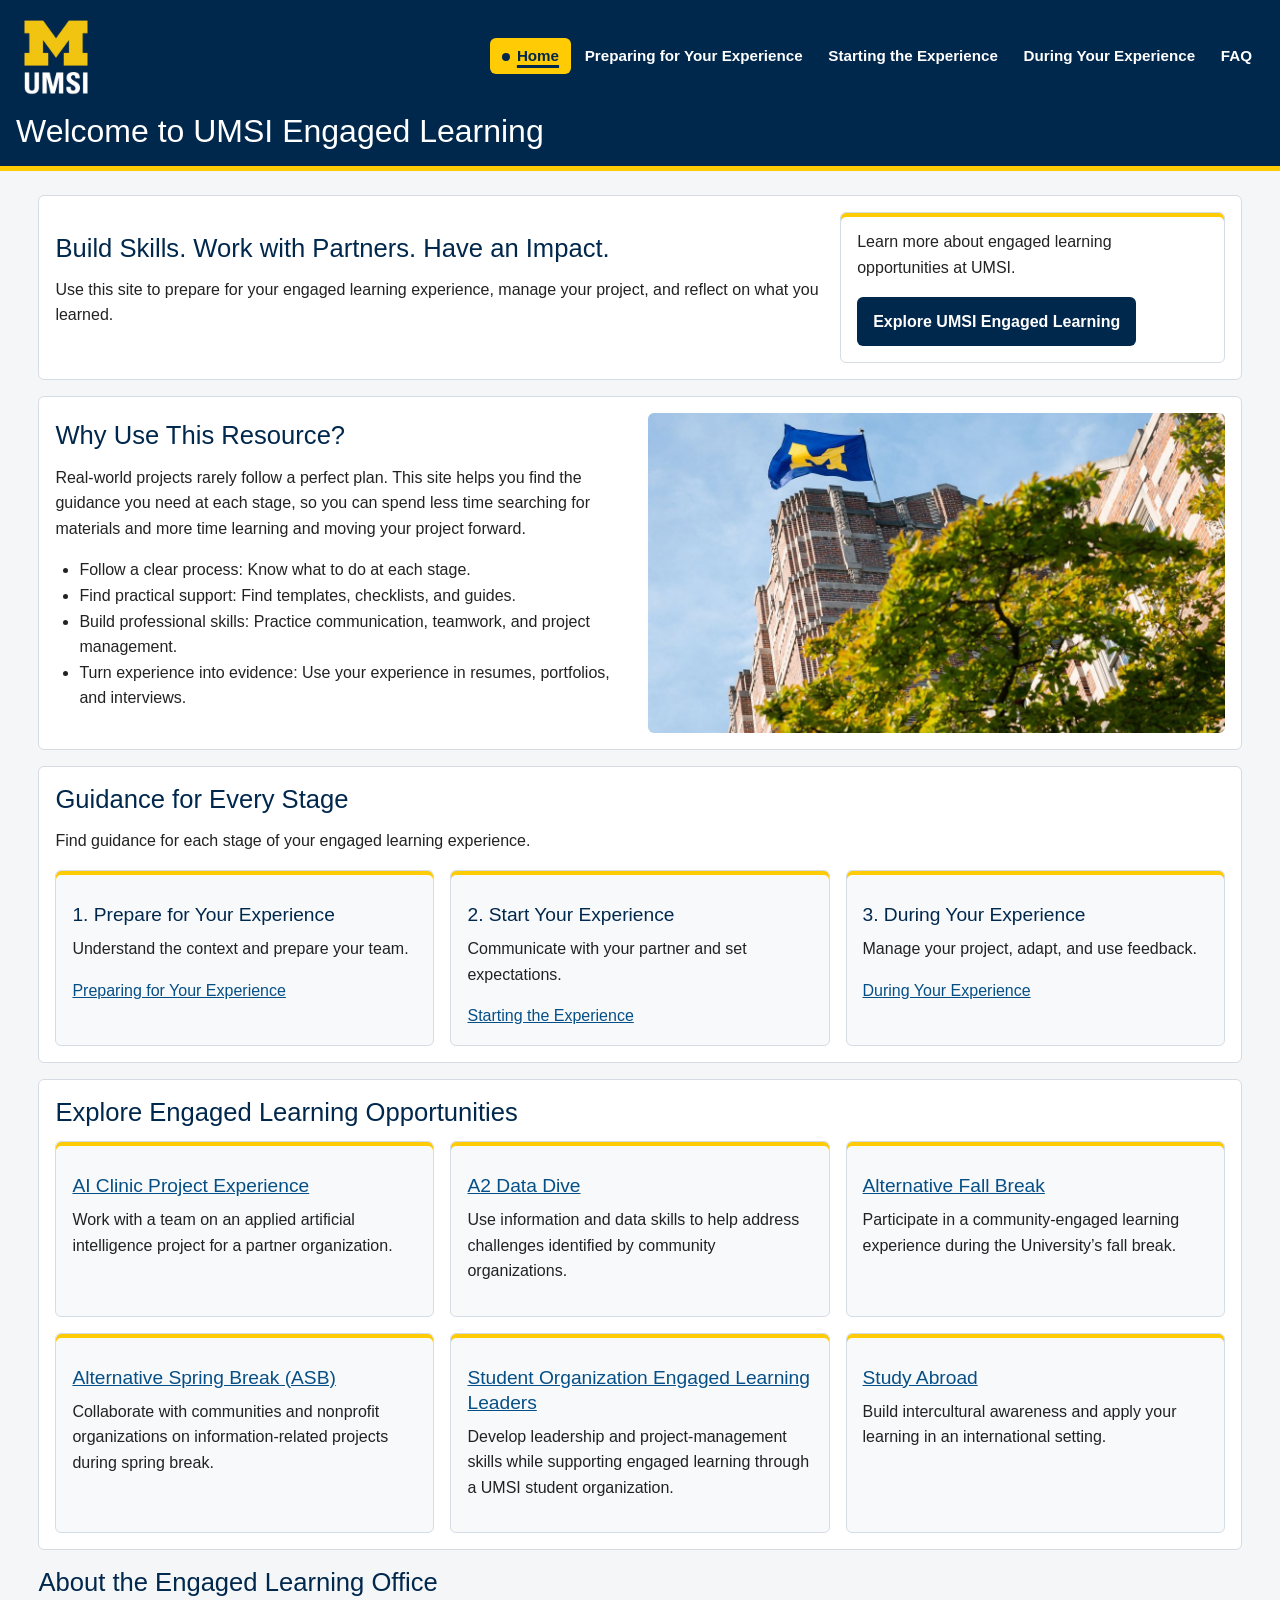
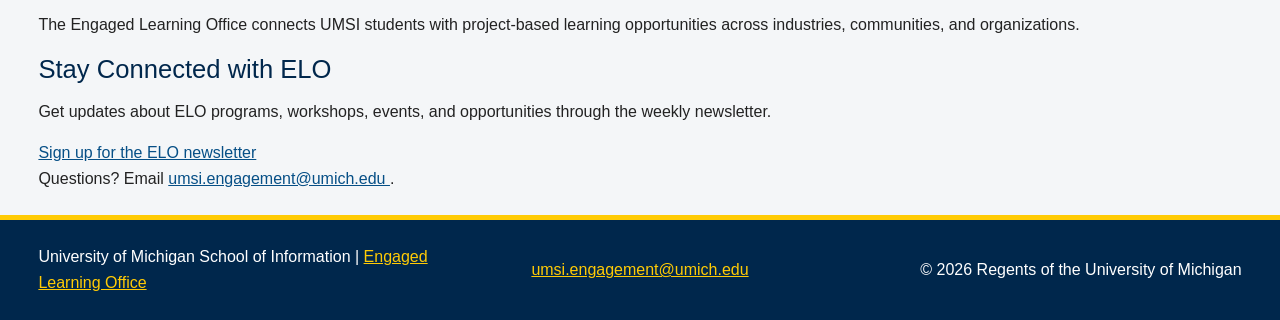
<file: index.html>
<!DOCTYPE html>
<html lang="en">
  <head>
    <meta charset="UTF-8">
    <meta name="viewport" content="width=device-width, initial-scale=1.0">
    <title>Engaged Learning at UMSI | Home</title>
    <link rel="stylesheet" href="css/html5reset.css">
    <link rel="stylesheet" href="css/style.css?v=2">
    <script src="js/main.js" defer></script>

  </head>
  <body>

    <header>
      <a class="skip-link" href="#main">Skip to Main Content</a>
      <img src="images/umsi-signature-vertical-blue.jpg"
        alt="UMSI Logo">
      <nav class="site-nav">
        <ul>
          <li><a href="index.html" aria-current="page">Home</a></li>
          <li><a href="prep.html">Preparing for Your Experience</a></li>
          <li><a href="start.html">Starting the Experience</a></li>
          <li><a href="during.html">During Your Experience</a></li>
          <li><a href="faq.html">FAQ</a></li>
        </ul>
      </nav>
      <h1>Welcome to UMSI Engaged Learning</h1>

    </header>
    <main id="main">
      <section class="home-hero">
        <div>
          <h2>Build Skills. Work with Partners. Have an Impact.</h2>
          <p>
            Use this site to prepare for your engaged learning experience, manage
            your project, and reflect on what you learned.
          </p>
        </div>

        <div class="featured-link">
          <p>Learn more about engaged learning opportunities at UMSI.</p>
          <a href="https://www.si.umich.edu/programs/engaged-learning">Explore UMSI Engaged Learning</a>
        </div>
      </section>

      <section class="why-section">
        <div>
          <h2>Why Use This Resource?</h2>

          <p>Real-world projects rarely follow a perfect plan. This site helps you
            find the guidance you need at each stage, so you can spend less time
            searching for materials and more time learning and moving your project
            forward.</p>
          <ul>
            <li><strong>Follow a clear process:</strong> Know what to do at each
              stage.</li>
            <li><strong>Find practical support:</strong> Find templates,
              checklists, and guides.</li>
            <li><strong>Build professional skills:</strong> Practice
              communication, teamwork, and project management.</li>
            <li><strong>Turn experience into evidence:</strong> Use your
              experience in resumes, portfolios, and interviews.</li>
          </ul>
        </div>
        <img src="images/michigan-union-flag.jpg"
          alt="University of Michigan flag outside the Michigan Union">
      </section>

      <section>
        <h2>Guidance for Every Stage</h2>
        <p>Find guidance for each stage of your engaged learning experience.</p>
        <div class="home-card-grid guidance-grid">
          <article>
            <h3>1. Prepare for Your Experience</h3>
            <p>Understand the context and prepare your team.</p>
            <a href="prep.html">Preparing for Your Experience</a>
          </article>

          <article>
            <h3>2. Start Your Experience</h3>
            <p>Communicate with your partner and set expectations.</p>
            <a href="start.html">Starting the Experience</a>
          </article>

          <article>
            <h3>3. During Your Experience</h3>
            <p>Manage your project, adapt, and use feedback.</p>
            <a href="during.html">During Your Experience</a>
          </article>
        </div>
      </section>

      <section>
        <h2>Explore Engaged Learning Opportunities</h2>
        <div class="home-card-grid opportunity-grid">
          <article>
            <h3><a
                href="https://mcompass.umich.edu/_portal/tds-program-brochure?programid=12810">AI
                Clinic Project Experience</a></h3>
            <p>Work with a team on an applied artificial intelligence project for
              a partner organization.</p>
          </article>

          <article>
            <h3><a
                href="https://mcompass.umich.edu/_portal/tds-program-brochure?programid=12556">A2
                Data Dive</a></h3>
            <p>Use information and data skills to help address challenges
              identified by community organizations.</p>
          </article>

          <article>
            <h3><a
                href="https://mcompass.umich.edu/_portal/tds-program-brochure?programid=11297">Alternative
                Fall Break</a></h3>
            <p>Participate in a community-engaged learning experience during the
              University’s fall break.</p>
          </article>

          <article>
            <h3><a
                href="https://mcompass.umich.edu/_portal/tds-program-brochure?programid=10621">Alternative
                Spring Break (ASB)</a></h3>
            <p>Collaborate with communities and nonprofit organizations on
              information-related projects during spring break.</p>
          </article>

          <article>
            <h3><a
                href="https://mcompass.umich.edu/_portal/tds-program-brochure?programid=12294">Student
                Organization Engaged Learning Leaders</a></h3>
            <p>Develop leadership and project-management skills while supporting
              engaged learning through a UMSI student organization.</p>
          </article>

          <article>
            <h3><a href="https://www.si.umich.edu/student-life/study-abroad">Study
                Abroad</a></h3>
            <p>Build intercultural awareness and apply your learning in an
              international setting. </p>
          </article>
        </div>
      </section>
      <div class="home-info-grid">
        <section>
          <h2>About the Engaged Learning Office</h2>
          <p>The Engaged Learning Office connects UMSI students with project-based
            learning opportunities across industries, communities, and
            organizations.</p>
        </section>
        <aside>
          <h2>Stay Connected with ELO</h2>
          <p>Get updates about ELO programs, workshops, events, and opportunities
            through the weekly newsletter.</p>
          <div>
            <a href="https://umsi.info/elo-newsletter"> Sign up for the ELO
              newsletter</a>
          </div>
          <p>Questions? Email <a
              href="mailto:umsi.engagement@umich.edu">umsi.engagement@umich.edu
            </a>.</p>
        </aside>
      </div>

      <!-- Content taken & modified from UMGPT with the prompt, "Write me a webpage of intro content to help meet the following requirements - this is for the home page": and then pasted in the client objectives & project requirements"
        UMGPT. (2026). UMGPT ( GPT-5.6 Sol September 7th version) [Large language model]. -->
    </main>
    <footer>
      <p>University of Michigan School of Information | <a
          href="https://www.si.umich.edu/programs/engaged-learning/about-engaged-learning-office">Engaged
          Learning Office </a></p>
      <address>
        <a href="mailto:umsi.engagement@umich.edu">umsi.engagement@umich.edu</a>
      </address>
      <p>&copy; <span id="current-year">2026</span> Regents of the University of Michigan</p>
    </footer>
  </body>
</html>
</file>
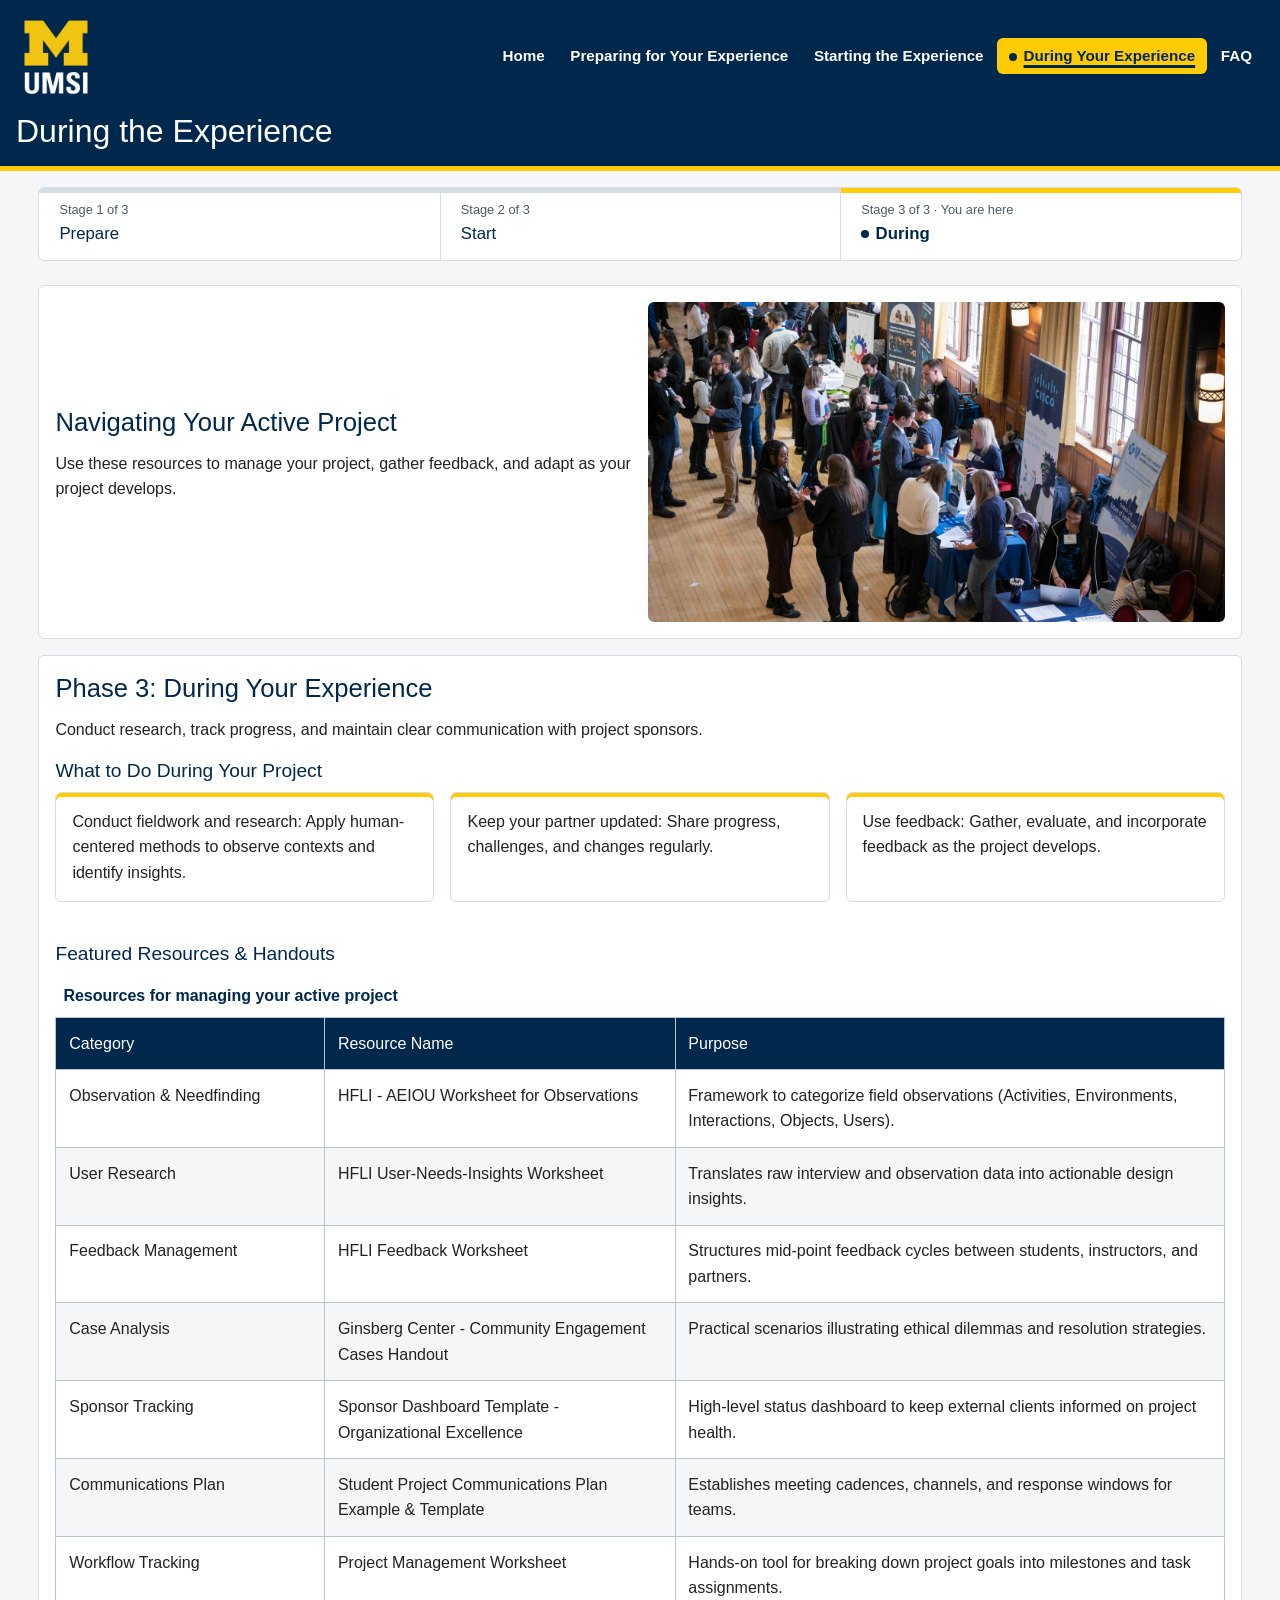
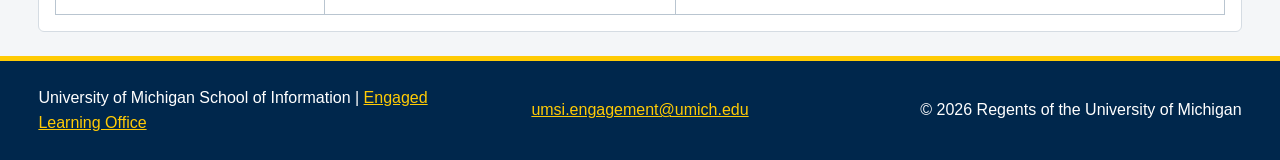
<file: during.html>
<!DOCTYPE html>
<html lang="en">
<head>
    <meta charset="UTF-8">
    <meta name="viewport" content="width=device-width, initial-scale=1.0">
    <title>During Your Experience | Engaged Learning at UMSI</title>
    <link rel="stylesheet" href="css/html5reset.css">
    <link rel="stylesheet" href="css/style.css?v=2">
    <script src="js/main.js" defer></script>
</head>
<body>

    <header>

  <a class="skip-link" href="#main">Skip to Main Content</a>
        <img src="images/umsi-signature-vertical-blue.jpg" alt="UMSI Logo">
        <nav class="site-nav">
            <ul>
                <li><a href="index.html">Home</a></li>
                <li><a href="prep.html">Preparing for Your Experience</a></li>
                <li><a href="start.html">Starting the Experience</a></li>
                <li><a href="during.html" aria-current="page">During Your Experience</a></li>
                <li><a href="faq.html">FAQ</a></li>
            </ul>
        </nav>
    <h1>During the Experience</h1>
  </header>
  <nav class="stage-progress" aria-label="Experience stages">
    <ol>
      <li><a href="prep.html"><span class="stage-label">Stage 1 of 3</span><span class="stage-name">Prepare</span></a></li>
      <li><a href="start.html"><span class="stage-label">Stage 2 of 3</span><span class="stage-name">Start</span></a></li>
      <li><a href="during.html" aria-current="step"><span class="stage-label">Stage 3 of 3 · You are here</span><span class="stage-name">During</span></a></li>
    </ol>
  </nav>
<main id="main">
  
<section class="page-hero">
  <div>
    <h2>Navigating Your Active Project</h2>
    <p>Use these resources to manage your project, gather feedback, and adapt as your project develops.</p>
  </div>
  <img src="images/umsi-career-fair.jpg" alt="Students attending a career fair">
</section>

<section class="phase-section during-phase">
  <h2>Phase 3: During Your Experience</h2>
  <p>Conduct research, track progress, and maintain clear communication with project sponsors.</p>

  <div class="phase-cards">
    <article>
      <h3>What to Do During Your Project</h3>
      <ul class="action-cards">
        <li><strong>Conduct fieldwork and research:</strong> Apply human-centered methods to observe contexts and identify insights.</li>
        <li><strong>Keep your partner updated:</strong> Share progress, challenges, and changes regularly.</li>
        <li><strong>Use feedback:</strong> Gather, evaluate, and incorporate feedback as the project develops.</li>
      </ul>
    </article>
  </div>

  <article class="phase-resources">
    <h3 id="resources">Featured Resources &amp; Handouts</h3>
    <div class="table-scroll" tabindex="0" role="region" aria-label="Featured resources table">
    <table>
      <caption>Resources for managing your active project</caption>
      <colgroup>
        <col class="category-column">
        <col class="resource-column">
        <col class="purpose-column">
      </colgroup>
      <thead>
        <tr>
          <th>Category</th>
          <th>Resource Name</th>
          <th>Purpose</th>
        </tr>
      </thead>
      <tbody>
        <tr>
          <td>Observation & Needfinding</td>
          <td>HFLI - AEIOU Worksheet for Observations</td>
          <td>Framework to categorize field observations (Activities, Environments, Interactions, Objects, Users).</td>
        </tr>
        <tr>
          <td>User Research</td>
          <td>HFLI User-Needs-Insights Worksheet</td>
          <td>Translates raw interview and observation data into actionable design insights.</td>
        </tr>
        <tr>
          <td>Feedback Management</td>
          <td>HFLI Feedback Worksheet</td>
          <td>Structures mid-point feedback cycles between students, instructors, and partners.</td>
        </tr>
        <tr>
          <td>Case Analysis</td>
          <td>Ginsberg Center - Community Engagement Cases Handout</td>
          <td>Practical scenarios illustrating ethical dilemmas and resolution strategies.</td>
        </tr>
        <tr>
          <td>Sponsor Tracking</td>
          <td>Sponsor Dashboard Template - Organizational Excellence</td>
          <td>High-level status dashboard to keep external clients informed on project health.</td>
        </tr>
        <tr>
          <td>Communications Plan</td>
          <td>Student Project Communications Plan Example & Template</td>
          <td>Establishes meeting cadences, channels, and response windows for teams.</td>
        </tr>
        <tr>
          <td>Workflow Tracking</td>
          <td>Project Management Worksheet</td>
          <td>Hands-on tool for breaking down project goals into milestones and task assignments.</td>
        </tr>
      </tbody>
    </table>
    </div>
  </article>

</section>
<!-- Content taken & modified from UMGPT with the prompt, "for the same content write me some intro content and resources for a prep page using the ELO content below" - this was after I had asked for content for the home page. " UMGPT. (2026). UMGPT ( GPT-5.6 Sol September 7th version) [Large language model]. -->
</main>
<footer>
        <p>University of Michigan School of Information | <a href="https://www.si.umich.edu/programs/engaged-learning/about-engaged-learning-office">Engaged Learning Office </a></p>
      <address>
        <a href="mailto:umsi.engagement@umich.edu">umsi.engagement@umich.edu</a>
      </address>
      <p>&copy; <span id="current-year">2026</span> Regents of the University of Michigan</p>
    </footer>
    
</body>

</html>
</file>
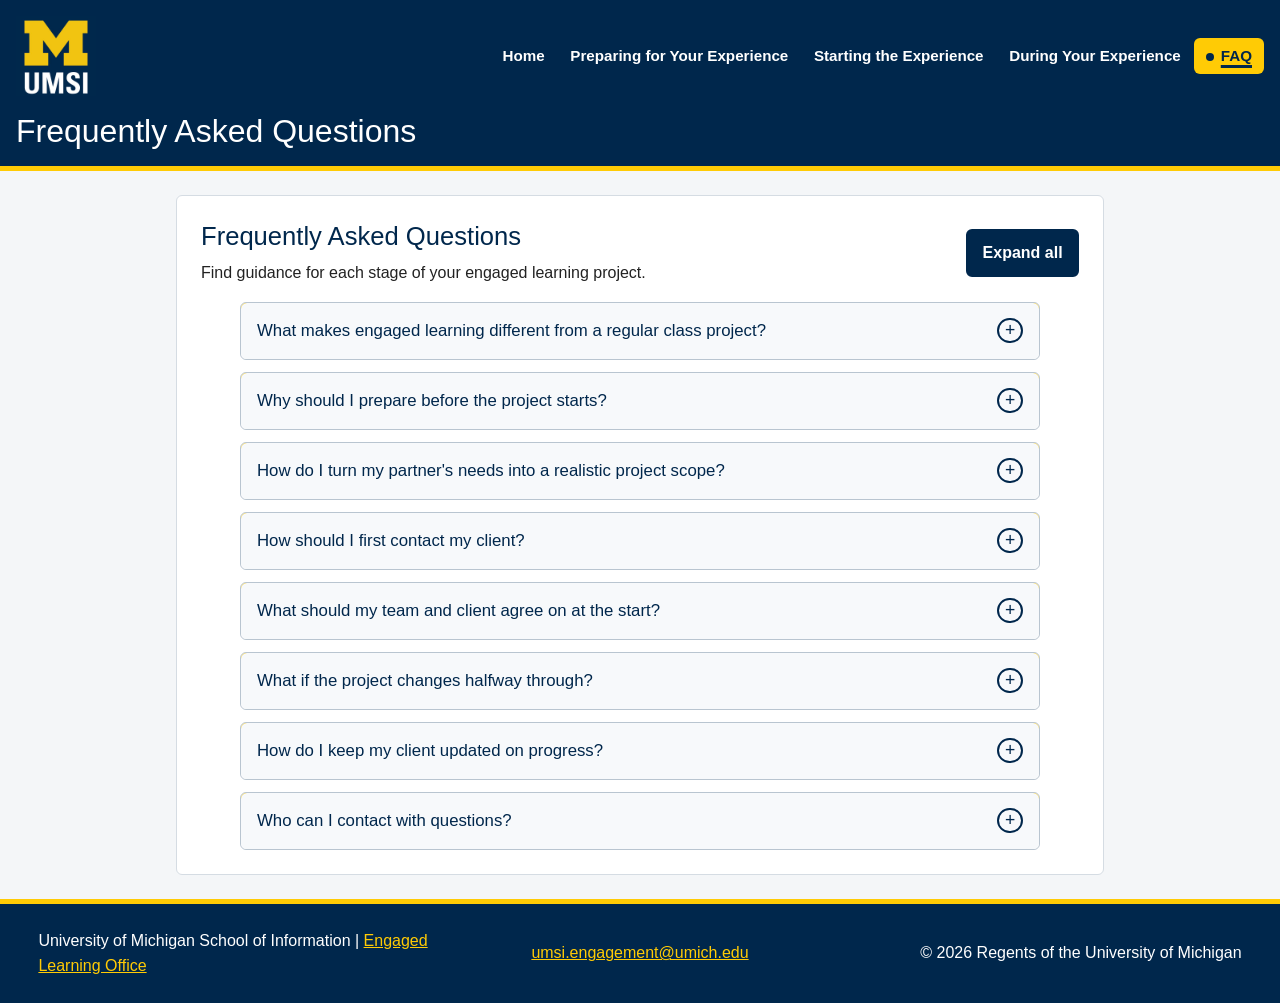
<file: faq.html>
<!DOCTYPE html>
<html lang="en">
  <head>
    <meta charset="UTF-8">
    <meta name="viewport" content="width=device-width, initial-scale=1.0">
    <title>Frequently Asked Questions | Engaged Learning at UMSI</title>
    <link rel="stylesheet" href="css/html5reset.css">
    <link rel="stylesheet" href="css/style.css?v=2">
    <script src="js/faq.js" defer></script>
    <script src="js/main.js" defer></script>
  </head>
  <body>
    <header>
      <a class="skip-link" href="#main">Skip to Main Content</a>
      <img src="images/umsi-signature-vertical-blue.jpg"
        alt="UMSI Logo">
      <nav class="site-nav">
        <ul>
          <li><a href="index.html">Home</a></li>
          <li><a href="prep.html">Preparing for Your Experience</a></li>
          <li><a href="start.html">Starting the Experience</a></li>
          <li><a href="during.html">During Your Experience</a></li>
          <li><a href="faq.html" aria-current="page">FAQ</a></li>
        </ul>
      </nav>
      <h1>Frequently Asked Questions</h1>
    </header>
    <main id="main">
      <section class="faq-section" aria-labelledby="faq-heading">
        <div class="faq-heading-row">
          <div class="faq-intro">
            <h2 id="faq-heading">Frequently Asked Questions</h2>
            <p>Find guidance for each stage of your engaged learning project.</p>
          </div>
          <div class="faq-controls">
            <button class="faq-toggle-all" type="button" aria-expanded="false"
              aria-controls="faq-list">Expand all</button>
          </div>
        </div>
        <div class="faq-list" id="faq-list">
          <section class="faq-item">
            <h3><button class="faq-question" id="faq-question-1" type="button"
                aria-expanded="false" aria-controls="faq-answer-1">
              <span>What makes engaged learning different from a regular class project?</span>
              <span class="faq-icon" aria-hidden="true">+</span>
            </button></h3>
            <div class="faq-answer" id="faq-answer-1" role="region"
              aria-labelledby="faq-question-1" hidden>
              <p>You work with real partners on problems where technology meets people, organizations, and communities. Projects are less predictable than classroom assignments, so planning, communication, and reflection matter as much as technical skills.</p>
            </div>
          </section>
          <section class="faq-item">
            <h3><button class="faq-question" id="faq-question-2" type="button"
                aria-expanded="false" aria-controls="faq-answer-2">
              <span>Why should I prepare before the project starts?</span>
              <span class="faq-icon" aria-hidden="true">+</span>
            </button></h3>
            <div class="faq-answer" id="faq-answer-2" role="region"
              aria-labelledby="faq-question-2" hidden>
              <p>Reflecting on your own assumptions, checking your team's skills, and listening to your partner's goals early helps prevent problems later. Start with the <a href="https://sites.lsa.umich.edu/equitable-teaching/social-identity-snapshot/">Social Identity Snapshot</a> and the <a href="https://docs.google.com/document/d/1Qt9YeStVwDHjwJhOLAz42JSNQR2lFMurdUtxtdrGkuc/edit?tab=t.0#heading=h.ch0bvccjkrzn">"Check Yourself" Community Engagement Checklist</a>. See the <a href="prep.html">preparation guide</a>.</p>
            </div>
          </section>
          <section class="faq-item">
            <h3><button class="faq-question" id="faq-question-3" type="button"
                aria-expanded="false" aria-controls="faq-answer-3">
              <span>How do I turn my partner's needs into a realistic project scope?</span>
              <span class="faq-icon" aria-hidden="true">+</span>
            </button></h3>
            <div class="faq-answer" id="faq-answer-3" role="region"
              aria-labelledby="faq-question-3" hidden>
              <p>Use the <a href="https://docs.google.com/document/d/1TrEDolwmOIlXgYgAP9VvlOGoYOwFfe6KxzZOgZSVYVw/edit?usp=drive_link">Project Scoping Handout &amp; Terms</a> to define goals, then the <a href="https://docs.google.com/document/d/1twc-7TYWmb_PNrOBiDI1NuJqJAuhluTICr22GRd_NLc/edit?usp=drive_link">Project Management Worksheet</a> to clarify roles and a timeline you can share with your client.</p>
            </div>
          </section>
          <section class="faq-item">
            <h3><button class="faq-question" id="faq-question-4" type="button"
                aria-expanded="false" aria-controls="faq-answer-4">
              <span>How should I first contact my client?</span>
              <span class="faq-icon" aria-hidden="true">+</span>
            </button></h3>
            <div class="faq-answer" id="faq-answer-4" role="region"
              aria-labelledby="faq-question-4" hidden>
              <p>Use the <a href="https://docs.google.com/document/d/1fWFXwoW5fKX_Tctn97Gio5XZDwILNlqIOyKKE8Yk5J0/edit?usp=drive_link">Initial Client Email Examples</a> for your first message, then run your <a href="start.html">kickoff</a> with the <a href="https://docs.google.com/document/d/1ItXxYauAcPoaGMUZWuJsX-OLFfGmeBOWT7JNhoZxGyU/edit?usp=drive_link">Initial Client Meeting Sample Agenda</a>.</p>
            </div>
          </section>
          <section class="faq-item">
            <h3><button class="faq-question" id="faq-question-5" type="button"
                aria-expanded="false" aria-controls="faq-answer-5">
              <span>What should my team and client agree on at the start?</span>
              <span class="faq-icon" aria-hidden="true">+</span>
            </button></h3>
            <div class="faq-answer" id="faq-answer-5" role="region"
              aria-labelledby="faq-question-5" hidden>
              <p>Agree on roles, scope, deliverables, and how you will communicate. The <a href="https://drive.google.com/file/d/12ealxkKCvOZajxK7doyUXu_k2LyKPUP2/view?usp=drive_link">Student-Client Partnership Guide</a> and the <a href="https://ginsberg.umich.edu/article/campus-community-partnerships-toolkit">Ginsberg Center Partnership Toolkit</a> explain how to set clear, respectful expectations.</p>
            </div>
          </section>
          <section class="faq-item">
            <h3><button class="faq-question" id="faq-question-6" type="button"
                aria-expanded="false" aria-controls="faq-answer-6">
              <span>What if the project changes halfway through?</span>
              <span class="faq-icon" aria-hidden="true">+</span>
            </button></h3>
            <div class="faq-answer" id="faq-answer-6" role="region"
              aria-labelledby="faq-question-6" hidden>
              <p>That is normal. Requirements shift and clients face new constraints. Gather feedback regularly with the HFLI Feedback Worksheet and keep everyone aligned with a Communications Plan. Both are listed on the <a href="during.html">During Your Experience page</a>.</p>
            </div>
          </section>
          <section class="faq-item">
            <h3><button class="faq-question" id="faq-question-7" type="button"
                aria-expanded="false" aria-controls="faq-answer-7">
              <span>How do I keep my client updated on progress?</span>
              <span class="faq-icon" aria-hidden="true">+</span>
            </button></h3>
            <div class="faq-answer" id="faq-answer-7" role="region"
              aria-labelledby="faq-question-7" hidden>
              <p>Set a regular update schedule and use the Sponsor Dashboard Template to share project status at a glance. Find it in the <a href="during.html#resources">resources table on the During page</a>.</p>
            </div>
          </section>
          <section class="faq-item">
            <h3><button class="faq-question" id="faq-question-8" type="button"
                aria-expanded="false" aria-controls="faq-answer-8">
              <span>Who can I contact with questions?</span>
              <span class="faq-icon" aria-hidden="true">+</span>
            </button></h3>
            <div class="faq-answer" id="faq-answer-8" role="region"
              aria-labelledby="faq-question-8" hidden>
              <p>Email the Engaged Learning Office at <a href="mailto:umsi.engagement@umich.edu">umsi.engagement@umich.edu</a>.</p>
            </div>
          </section>
        </div>
      </section>
    </main>
    <!-- FAQ content adapted from the SI 539 ELO Content Document, drafted with help from Claude (Anthropic); accordion code generated with help from OpenAI Codex. -->
    <footer>
      <p>University of Michigan School of Information | <a
        href="https://www.si.umich.edu/programs/engaged-learning/about-engaged-learning-office">Engaged
        Learning Office</a></p>
      <address>
        <a href="mailto:umsi.engagement@umich.edu">umsi.engagement@umich.edu</a>
      </address>
      <p>&copy; <span id="current-year">2026</span> Regents of the University of Michigan</p>
    </footer>
  </body>
</html>
</file>
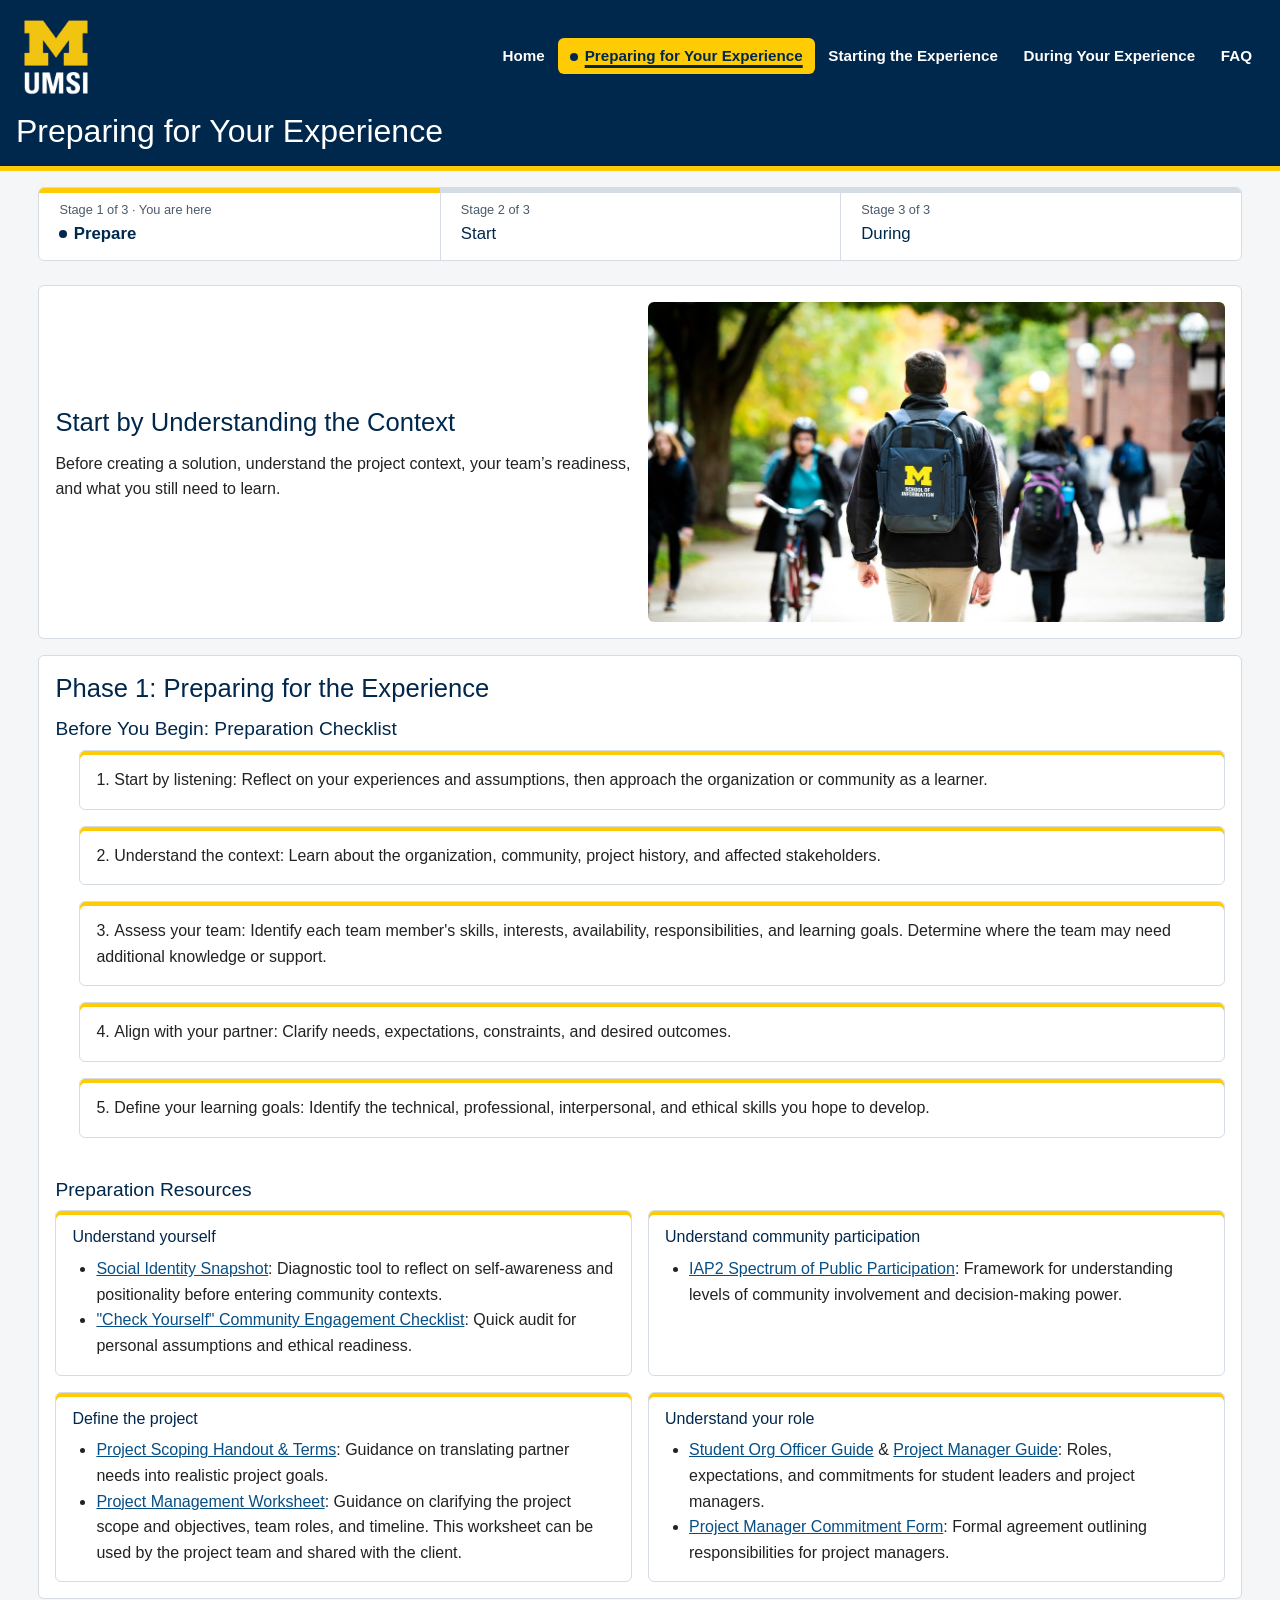
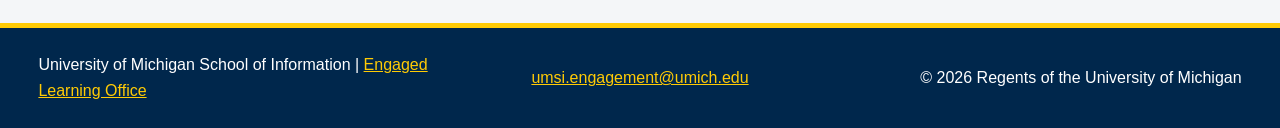
<file: prep.html>
<!DOCTYPE html>
<html lang="en">
  <head>
    <meta charset="UTF-8">
    <meta name="viewport" content="width=device-width, initial-scale=1.0">
    <title>Preparing for Your Experience | Engaged Learning at UMSI</title>
    <link rel="stylesheet" href="css/html5reset.css">
    <link rel="stylesheet" href="css/style.css?v=2">
    <script src="js/main.js" defer></script>
  </head>
  <body>

    <header>

      <a class="skip-link" href="#main">Skip to Main Content</a>
      <img src="images/umsi-signature-vertical-blue.jpg"
        alt="UMSI Logo">
      <nav class="site-nav">
        <ul>
          <li><a href="index.html">Home</a></li>
          <li><a href="prep.html" aria-current="page">Preparing for Your Experience</a></li>
          <li><a href="start.html">Starting the Experience</a></li>
          <li><a href="during.html">During Your Experience</a></li>
          <li><a href="faq.html">FAQ</a></li>
        </ul>
      </nav>
      <h1>Preparing for Your Experience</h1>
    </header>
    <nav class="stage-progress" aria-label="Experience stages">
      <ol>
        <li><a href="prep.html" aria-current="step"><span class="stage-label">Stage 1 of 3 · You are here</span><span class="stage-name">Prepare</span></a></li>
        <li><a href="start.html"><span class="stage-label">Stage 2 of 3</span><span class="stage-name">Start</span></a></li>
        <li><a href="during.html"><span class="stage-label">Stage 3 of 3</span><span class="stage-name">During</span></a></li>
      </ol>
    </nav>
    <main id="main">

      <section class="page-hero">
        <div>
          <h2>Start by Understanding the Context</h2>
          <p>Before creating a solution, understand the project context, your
            team’s readiness, and what you still need to learn.</p>
        </div>
        <img src="images/umsi-campus-fall-backpack.jpg"
          alt="A student wears a UMSI backpack while walking on the Diag in fall.">
      </section>

      <section class="phase-section prep-phase">
        <h2>Phase 1: Preparing for the Experience</h2>

        <div class="phase-cards">
          <article>
            <h3>Before You Begin: Preparation Checklist</h3>
            <ol class="checklist-cards">
              <li><strong>Start by listening:</strong> Reflect on your experiences
                and assumptions, then approach the organization or community as a
                learner.</li>
              <li><strong>Understand the context:</strong> Learn about the
                organization, community, project history, and affected
                stakeholders.</li>
              <li><strong>Assess your team:</strong> Identify each team member's
                skills, interests, availability, responsibilities, and learning
                goals. Determine where the team may need additional knowledge or
                support.</li>
              <li><strong>Align with your partner:</strong> Clarify needs,
                expectations, constraints, and desired outcomes.</li>
              <li><strong>Define your learning goals:</strong> Identify the
                technical, professional, interpersonal, and ethical skills you
                hope to develop.</li>
            </ol>
          </article>
        </div>

        <article class="phase-resources">
            <h3>Preparation Resources</h3>
            <div class="resource-grid">
              <section>
                <h4>Understand yourself</h4>
            <ul>
              <li><a
                  href="https://sites.lsa.umich.edu/equitable-teaching/social-identity-snapshot">Social
                  Identity Snapshot</a>: Diagnostic tool to reflect on
                self-awareness and positionality before entering community
                contexts.</li>
              <li><a
                  href="https://docs.google.com/document/d/1Qt9YeStVwDHjwJhOLAz42JSNQR2lFMurdUtxtdrGkuc/edit?tab=t.0#heading=h.ch0bvccjkrzn">"Check Yourself"
                  Community Engagement Checklist</a>: Quick audit for personal
                assumptions and ethical readiness.</li>
            </ul>
              </section>

              <section>
                <h4>Understand community participation</h4>
                <ul>
              <li><a
                  href="https://drive.google.com/file/d/1zc1RNlrDxV51-muOERdDTnINQcquJpOA/view?usp=sharing">IAP2
                  Spectrum of Public Participation</a>: Framework for
                understanding levels of community involvement and
                decision-making power.</li>
                </ul>
              </section>

              <section>
                <h4>Define the project</h4>
                <ul>
              <li><a
                  href="https://docs.google.com/document/d/1TrEDolwmOIlXgYgAP9VvlOGoYOwFfe6KxzZOgZSVYVw/edit?usp=drive_link">Project
                  Scoping Handout & Terms</a>: Guidance on translating partner
                needs into realistic project goals.</li>
              <li><a
                  href="https://docs.google.com/document/d/1twc-7TYWmb_PNrOBiDI1NuJqJAuhluTICr22GRd_NLc/edit?usp=drive_link">Project
                  Management Worksheet</a>: Guidance on clarifying the project
                scope and objectives, team roles, and timeline. This worksheet
                can be used by the project team and shared with the client.</li>
                </ul>
              </section>

              <section>
                <h4>Understand your role</h4>
                <ul>
              <li><a
                  href="https://docs.google.com/document/d/1AexsV_JeSd0kRUBbcifZpfBu6y6Zi8Y0iJScp1I3gkM/edit?usp=drive_link">Student
                  Org Officer Guide</a> & <a
                  href="https://docs.google.com/document/u/0/d/1uwOOS0TrXWzcSShj8DUFpckWo0t1UNu_Q7WVbZnLhX0/edit">Project
                  Manager Guide</a>: Roles, expectations, and commitments for
                student leaders and project managers.</li>
              <li><a
                  href="https://docs.google.com/document/d/1U4lCNGyWKJ3C2i_VgFqAR45Z4zF1FehuthuqT-M2wdI/edit?usp=drive_link">Project
                  Manager Commitment Form</a>: Formal agreement outlining
                responsibilities for project managers.</li>
                </ul>
              </section>
            </div>

        </article>
      </section>

      <!-- Content taken & modified from UMGPT with the prompt, "for the same content write me some intro content and resources for a prep page using the ELO content below" - this was after I had asked for content for the home page. " UMGPT. (2026). UMGPT ( GPT-5.6 Sol September 7th version) [Large language model]. -->
    </main>
    <footer>
      <p>University of Michigan School of Information | <a
          href="https://www.si.umich.edu/programs/engaged-learning/about-engaged-learning-office">Engaged
          Learning Office </a></p>
      <address>
        <a href="mailto:umsi.engagement@umich.edu">umsi.engagement@umich.edu</a>
      </address>
      <p>&copy; <span id="current-year">2026</span> Regents of the University of Michigan</p>
    </footer>

  </body>

</html>
</file>
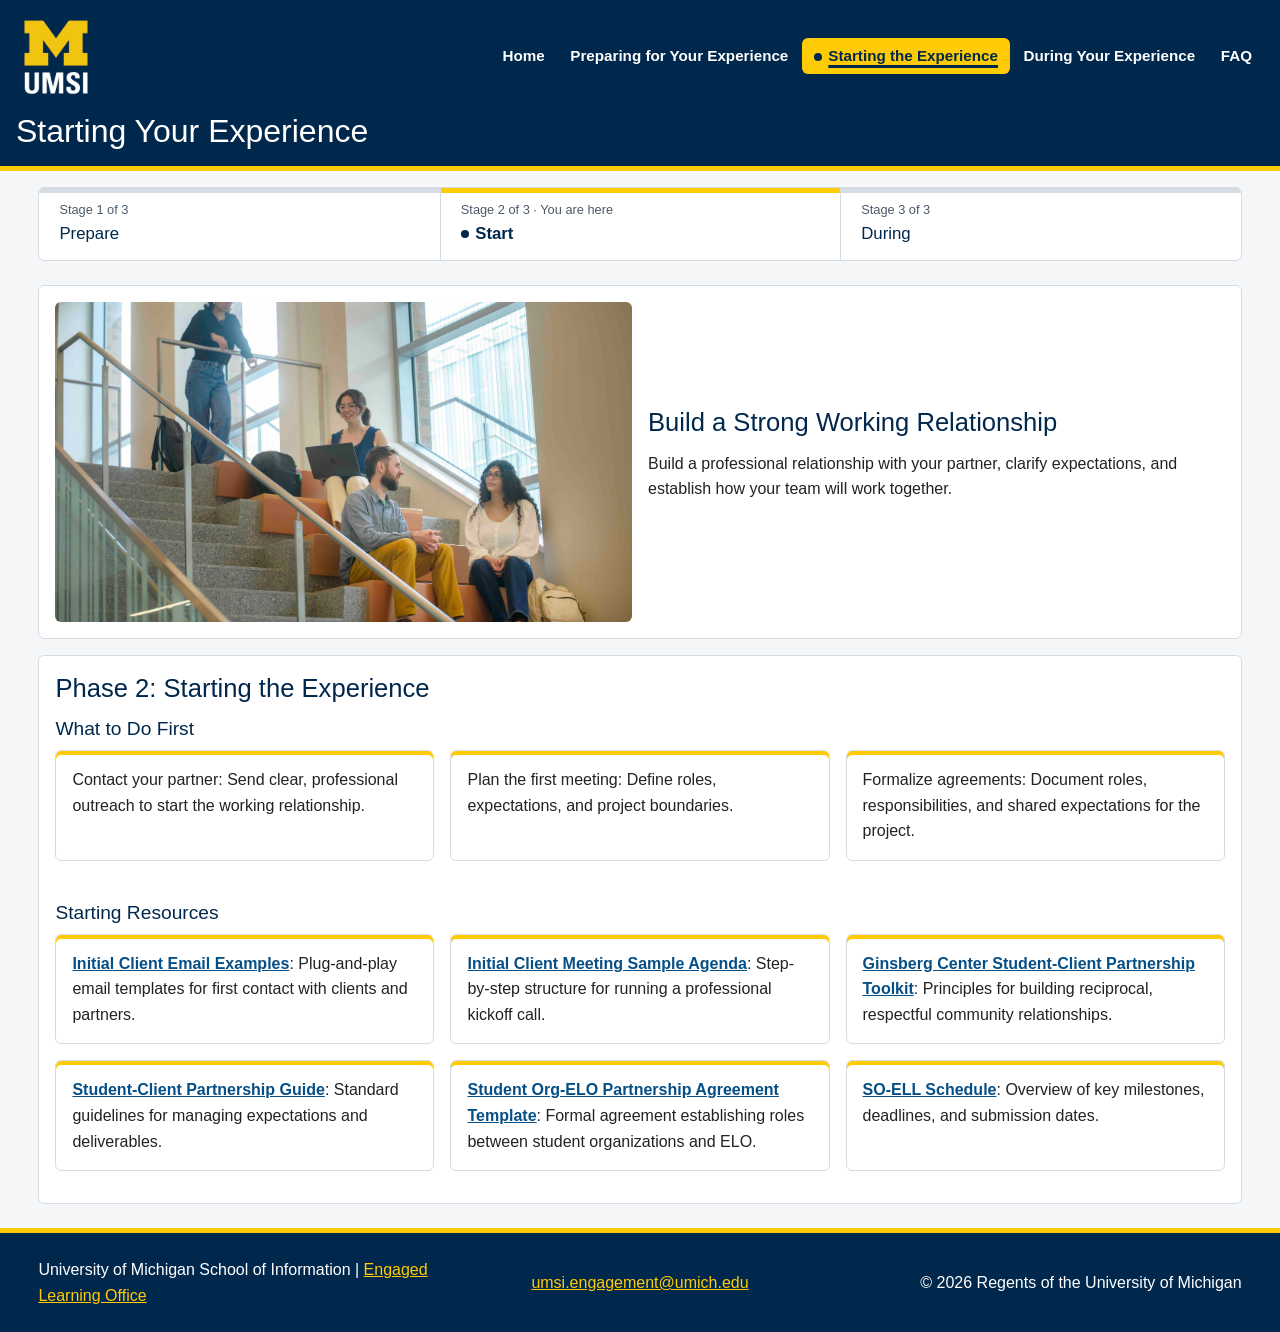
<file: start.html>
<!DOCTYPE html>
<html lang="en">
  <head>
    <meta charset="UTF-8">
    <meta name="viewport" content="width=device-width, initial-scale=1.0">
    <title>Starting Your Experience | Engaged Learning at UMSI</title>
    <link rel="stylesheet" href="css/html5reset.css">
    <link rel="stylesheet" href="css/style.css?v=2">
    <script src="js/main.js" defer></script>
  </head>
  <body>

    <header>

      <a class="skip-link" href="#main">Skip to Main Content</a>
      <img src="images/umsi-signature-vertical-blue.jpg"
        alt="UMSI Logo">
      <nav class="site-nav">
        <ul>
          <li><a href="index.html">Home</a></li>
          <li><a href="prep.html">Preparing for Your Experience</a></li>
          <li><a href="start.html" aria-current="page">Starting the Experience</a></li>
          <li><a href="during.html">During Your Experience</a></li>
          <li><a href="faq.html">FAQ</a></li>
        </ul>
      </nav>
      <h1>Starting Your Experience</h1>
    </header>
    <nav class="stage-progress" aria-label="Experience stages">
      <ol>
        <li><a href="prep.html"><span class="stage-label">Stage 1 of 3</span><span class="stage-name">Prepare</span></a></li>
        <li><a href="start.html" aria-current="step"><span class="stage-label">Stage 2 of 3 · You are here</span><span class="stage-name">Start</span></a></li>
        <li><a href="during.html"><span class="stage-label">Stage 3 of 3</span><span class="stage-name">During</span></a></li>
      </ol>
    </nav>
    <main id="main">

      <section class="page-hero">
        <img src="images/umsi-viewbook-msi.jpg"
          alt="Students sitting on the stairs in Leinweber.">
        <div>
          <h2>Build a Strong Working Relationship</h2>
          <p>Build a professional relationship with your partner, clarify
            expectations, and establish how your team will work together.</p>
        </div>
      </section>

      <section class="phase-section start-phase">
        <h2>Phase 2: Starting the Experience</h2>
        <div class="phase-cards">
          <article>
            <h3>What to Do First</h3>
            <ul class="action-cards">
              <li><strong>Contact your partner: </strong>Send clear, professional
                outreach to start the working relationship.</li>
              <li><strong>Plan the first meeting: </strong>Define roles,
                expectations, and project boundaries.</li>
              <li><strong>Formalize agreements: </strong>Document roles,
                responsibilities, and shared expectations for the project.</li>
            </ul>
          </article>
        </div>

        <article class="phase-resources">
            <h3>Starting Resources</h3>
            <ul class="resource-list resource-cards">
            <li><a
                href="https://docs.google.com/document/d/1fWFXwoW5fKX_Tctn97Gio5XZDwILNlqIOyKKE8Yk5J0/edit?usp=drive_link">Initial
                Client Email Examples</a>: Plug-and-play email templates for
              first contact with clients and partners.</li>
            <li><a
                href="https://docs.google.com/document/d/1ItXxYauAcPoaGMUZWuJsX-OLFfGmeBOWT7JNhoZxGyU/edit?usp=drive_link">Initial
                Client Meeting Sample Agenda</a>: Step-by-step structure for
              running a professional kickoff call.</li>
            <li><a
                href="https://ginsberg.umich.edu/article/campus-community-partnerships-toolkit">Ginsberg
                Center Student-Client Partnership Toolkit</a>: Principles for
              building reciprocal, respectful community relationships.</li>
            <li><a
                href="https://drive.google.com/file/d/12ealxkKCvOZajxK7doyUXu_k2LyKPUP2/view?usp=drive_link">Student-Client
                Partnership Guide</a>: Standard guidelines for managing
              expectations and deliverables.</li>
            <li><a
                href="https://docs.google.com/document/d/1y5Y2wc1ADz0n_ht26kPYlFK3Zm9i3UR_Z0OMWP3Q_xQ/edit?usp=drive_link">Student
                Org-ELO Partnership Agreement Template</a>: Formal agreement
              establishing roles between student organizations and ELO.</li>
            <li><a
                href="https://docs.google.com/spreadsheets/d/1YeK2WerSbhaU5hjEg9wxdXmzBx9lgRy2yHBKAH-SxiA/edit?gid=166831640#gid=166831640">SO-ELL
                Schedule</a>: Overview of key milestones, deadlines, and
              submission dates.</li>
            </ul>
        </article>

      </section>

      <!-- Content taken & modified from UMGPT with the prompt, "for the same content write me some intro content and resources for a prep page using the ELO content below" - this was after I had asked for content for the home page. " UMGPT. (2026). UMGPT ( GPT-5.6 Sol September 7th version) [Large language model]. -->
    </main>
    <footer>
      <p>University of Michigan School of Information | <a
          href="https://www.si.umich.edu/programs/engaged-learning/about-engaged-learning-office">Engaged
          Learning Office </a></p>
      <address>
        <a href="mailto:umsi.engagement@umich.edu">umsi.engagement@umich.edu</a>
      </address>
      <p>&copy; <span id="current-year">2026</span> Regents of the University of Michigan</p>
    </footer>

  </body>

</html>
</file>
<file: css/style.css>
/* Basic page styles */
/* Consistent corner radius — generated with help from Claude (Anthropic) and OpenAI Codex. */
:root {
  --radius: 0.375rem;
}

/* Design cleanup with help from Claude (Anthropic) and OpenAI Codex. */
/* Sets the page's basic colors, font, and spacing. */
* {
  box-sizing: border-box;
}

body {
  margin: 0;
  background: #f4f6f8;
  color: #222;
  font-family: Arial, sans-serif;
  font-size: 1rem;
  line-height: 1.6;
}

a {
  color: #064f86;
}

a:focus-visible {
  outline: 3px solid #ffcb05;
  outline-offset: 3px;
}

/* Shows the skip link when a keyboard user tabs to it. */
.skip-link {
  position: absolute;
  top: -100px;
  left: 1rem;
  padding: 0.75rem;
  border-radius: var(--radius);
  background: #ffcb05;
  color: #00274c;
  font-weight: bold;
}

.skip-link:focus {
  top: 1rem;
}

/* Feedback fixes with help from Claude (Anthropic) and OpenAI Codex. */
/* Design cleanup with help from Claude (Anthropic) and OpenAI Codex. */
/* Stacks the logo, navigation, and page title on small screens. */
header {
  display: grid;
  gap: 1rem;
  padding: 0.75rem 1rem;
  border-bottom: 5px solid #ffcb05;
  background: #00274c;
  color: #fff;
}

header img {
  width: 3rem;
  max-width: 100%;
  background: #fff;
}

header h1 {
  margin: 0;
  color: #fff;
  font-size: 1.6rem;
  line-height: 1.2;
}

.site-nav ul {
  display: flex;
  flex-wrap: wrap;
  gap: 0.25rem 0.5rem;
  margin: 0;
  padding: 0;
  list-style: none;
}

.site-nav a {
  display: block;
  min-height: 24px;
  padding: 0.35rem 0.6rem;
  border-radius: var(--radius);
  color: #fff;
  font-size: 0.95rem;
  font-weight: bold;
  line-height: 1.3;
  text-decoration: none;
}

/* Current page is shown with THREE cues, not just color (instructor feedback):
   1. a maize box, 2. a thick underline, 3. a small dot shape before the text.
   Hover only adds an underline, so the maize box always means "current page".
   Written with help from Claude (Anthropic). */
.site-nav a:hover {
  text-decoration: underline;
  text-decoration-thickness: 2px;
  text-underline-offset: 0.25em;
}

.site-nav a[aria-current="page"] {
  background: #ffcb05;
  color: #00274c;
  text-decoration: underline;
  text-decoration-thickness: 3px;
  text-underline-offset: 0.25em;
}

.site-nav a[aria-current="page"]::before {
  content: "";
  display: inline-block;
  width: 0.5rem;
  height: 0.5rem;
  margin-right: 0.4rem;
  border-radius: 50%;
  background: #00274c;
  vertical-align: middle;
}

/* Keeps the page content centered and gives each section a clear panel. */
main {
  display: block;
  width: 94%;
  max-width: 76rem;
  margin: 1.5rem auto;
}

main > section,
main > aside {
  min-width: 0;
  margin-bottom: 1rem;
  padding: 1rem;
  border: 1px solid #d5dce3;
  border-radius: var(--radius);
  background: #fff;
}

main img {
  display: block;
  max-width: 100%;
}

h2,
h3,
h4 {
  color: #00274c;
  line-height: 1.3;
}

h2 {
  margin: 0 0 0.75rem;
  font-size: 1.6rem;
}

h3 {
  margin: 1rem 0 0.5rem;
  font-size: 1.2rem;
}

main p {
  margin: 0 0 1rem;
}

main ul {
  margin: 0 0 1rem;
  padding-left: 1.5rem;
  list-style: disc;
}

main ol {
  margin: 0 0 1rem;
  padding-left: 1.5rem;
  list-style: decimal;
}

/* Design cleanup with help from Claude (Anthropic) and OpenAI Codex. */
/* Arranges the home hero and featured link for small screens. */
.home-hero,
.why-section,
.page-hero {
  display: grid;
  grid-template-columns: 1fr;
  gap: 1rem;
  align-items: center;
}

.why-section img,
.page-hero img {
  width: 100%;
  height: 16rem;
  border-radius: var(--radius);
  object-fit: cover;
}

.featured-link {
  padding: 1rem;
  border: 1px solid #d5dce3;
  border-radius: var(--radius);
  background: #fff;
  box-shadow: inset 0 4px 0 #ffcb05;
}

.featured-link a {
  display: inline-block;
  padding: 0.75rem 1rem;
  border-radius: var(--radius);
  background: #00274c;
  color: #fff;
  font-weight: bold;
  text-decoration: none;
}

/* Non-color state cues with help from Claude (Anthropic) and OpenAI Codex. */
.featured-link a:hover,
.featured-link a:focus-visible {
  text-decoration: underline;
  text-decoration-thickness: 2px;
  text-underline-offset: 0.2em;
}

/* Design cleanup with help from Claude (Anthropic) and OpenAI Codex. */
/* Gives the site's cards the same simple border and maize accent. */
.home-card-grid,
.phase-cards,
.resource-grid,
.resource-list,
.action-cards,
.checklist-cards {
  display: grid;
  grid-template-columns: 1fr;
  gap: 1rem;
}

.home-card-grid article,
.resource-grid > section,
.resource-list li,
.action-cards li,
.checklist-cards li,
.faq-item {
  min-width: 0;
  margin: 0;
  padding: 1rem;
  border: 1px solid #d5dce3;
  border-radius: var(--radius);
  background: #fff;
  box-shadow: inset 0 4px 0 #ffcb05;
}

.home-card-grid article {
  background: #f7f9fb;
}

.phase-section article {
  min-width: 0;
  margin: 1.5rem 0 0;
  padding: 0;
  border: 0;
  background: transparent;
  box-shadow: none;
}

.phase-section article h3 {
  margin-top: 0;
}

.phase-cards article {
  margin-top: 0;
}

.resource-grid > section {
  overflow-wrap: anywhere;
}

.resource-grid > section h4 {
  margin: 0 0 0.5rem;
}

.resource-grid > section ul {
  margin-bottom: 0;
}

.resource-list,
.action-cards {
  padding: 0;
  list-style: none;
}

.checklist-cards {
  padding-left: 1.5rem;
  list-style-position: inside;
}

.resource-list li,
.action-cards li,
.checklist-cards li {
  margin-bottom: 0;
}

.resource-cards a {
  font-weight: bold;
}

/* Styles the progress strip without changing its current step behavior. */
/* Stage progress card strip — generated with help from Claude (Anthropic) and OpenAI Codex. */
.stage-progress {
  width: 94%;
  max-width: 76rem;
  margin: 1rem auto 0;
}

.stage-progress ol {
  display: grid;
  gap: 0;
  margin: 0;
  padding: 0;
  overflow: hidden;
  border: 1px solid #d5dce3;
  border-radius: var(--radius);
  background: #fff;
  list-style: none;
}

.stage-progress li {
  margin: 0;
}

.stage-progress li + li {
  border-top: 1px solid #d5dce3;
}

.stage-progress a {
  display: block;
  padding: 0.6rem 1rem;
  box-shadow: inset 5px 0 0 #d5dce3;
  color: #00274c;
  text-decoration: none;
}

.stage-progress .stage-label,
.stage-progress .stage-name {
  display: block;
}

.stage-progress .stage-label {
  color: #4a5a6a;
  font-size: 0.8rem;
}

.stage-progress .stage-name {
  font-size: 1.05rem;
}

.stage-progress a[aria-current="step"] {
  box-shadow: inset 5px 0 0 #ffcb05;
}

/* Current stage: maize bar + bold name + "You are here" text + dot shape,
   so it does not depend on color alone. Written with help from Claude (Anthropic). */
.stage-progress a[aria-current="step"] .stage-name {
  font-weight: bold;
}

.stage-progress a[aria-current="step"] .stage-name::before {
  content: "";
  display: inline-block;
  width: 0.5rem;
  height: 0.5rem;
  margin-right: 0.4rem;
  border-radius: 50%;
  background: #00274c;
  vertical-align: middle;
}

.stage-progress a:hover .stage-name {
  text-decoration: underline;
}

.stage-progress a:focus-visible {
  outline: 3px solid #00274c;
  outline-offset: -3px;
}

/* Design cleanup with help from Claude (Anthropic) and OpenAI Codex. */
/* Lets users scroll across the project table on a narrow screen. */
.table-scroll {
  overflow-x: auto;
}

table {
  width: 100%;
  min-width: 40rem;
  border-collapse: collapse;
}

.category-column {
  width: 23%;
}

.resource-column {
  width: 30%;
}

.purpose-column {
  width: 47%;
}

caption {
  padding: 0.5rem;
  color: #00274c;
  font-weight: bold;
  text-align: left;
}

th,
td {
  padding: 0.5rem;
  border: 1px solid #b9c5d0;
  text-align: left;
  vertical-align: top;
}

th {
  background: #00274c;
  color: #fff;
}

/* Keeps footer colors and layout consistent across pages. */
footer {
  padding: 1.5rem 3%;
  border-top: 5px solid #ffcb05;
  background: #00274c;
  color: #fff;
}

footer p {
  margin: 0.5rem 0;
}

footer a {
  color: #ffcb05;
}

address {
  font-style: normal;
}

/* FAQ accordion */
/* Generated with help from OpenAI Codex. Reference pattern: W3C ARIA Authoring Practices Guide, Accordion Pattern. */
.faq-section {
  display: block;
  width: 100%;
  max-width: 58rem;
  margin: 0 auto 1rem;
  padding: 1rem;
  border: 1px solid #d5dce3;
  background: #fff;
}

.faq-heading-row {
  display: flex;
  flex-direction: column;
  align-items: flex-start;
  gap: 0.25rem;
  margin-bottom: 1rem;
}

.faq-intro h2 {
  margin-bottom: 0.4rem;
}

.faq-intro p {
  max-width: 55ch;
  margin-bottom: 0;
}

.faq-controls {
  display: flex;
  margin-top: 0.5rem;
}

.faq-toggle-all {
  min-height: 2.75rem;
  padding: 0.55rem 0.9rem;
  border: 2px solid #00274c;
  border-radius: var(--radius);
  background: #00274c;
  color: #fff;
  font: inherit;
  font-weight: bold;
  cursor: pointer;
}

/* Non-color state cues with help from Claude (Anthropic) and OpenAI Codex. */
/* Hover shows a maize ring (a shape cue) instead of an underline,
   so WAVE doesn't flag underlined non-link text. With help from Claude (Anthropic). */
.faq-toggle-all:hover {
  box-shadow: 0 0 0 3px #ffcb05;
}

.faq-question:focus-visible,
.faq-toggle-all:focus-visible {
  outline: 3px solid #00274c;
  outline-offset: 3px;
}

.faq-list {
  display: grid;
  grid-template-columns: 1fr;
  gap: 0.65rem;
  width: 100%;
  max-width: 50rem;
  margin: 0 auto;
}

.faq-item {
  min-width: 0;
  margin: 0;
  padding: 0;
  border: 1px solid #b9c5d0;
  border-radius: var(--radius);
  background: #fff;
}

.faq-item h3 {
  margin: 0;
  font-size: 1.05rem;
}

.faq-question {
  display: flex;
  width: 100%;
  min-height: 3.5rem;
  align-items: center;
  justify-content: space-between;
  gap: 1rem;
  padding: 0.85rem 1rem;
  border: 0;
  border-radius: var(--radius);
  background: #f7f9fb;
  color: #00274c;
  font: inherit;
  font-weight: normal;
  text-align: left;
  cursor: pointer;
}

/* Closed questions are normal weight. Hover adds a navy border (shape cue).
   Open questions get yellow + bold + a minus sign, so state never relies on color.
   With help from Claude (Anthropic). */
.faq-question:hover {
  box-shadow: inset 0 0 0 2px #00274c;
}

.faq-question[aria-expanded="true"] {
  background: #ffcb05;
  color: #00274c;
  font-weight: bold;
}

.faq-icon {
  display: grid;
  width: 1.6rem;
  height: 1.6rem;
  flex-shrink: 0;
  place-items: center;
  border: 2px solid currentColor;
  border-radius: 50%;
  font-size: 1.1rem;
  line-height: 1;
}

.faq-answer {
  padding: 0.9rem 1rem;
  border-top: 1px solid #d5dce3;
}

.faq-answer p:last-child {
  margin-bottom: 0;
}

/* 404 page. */
.not-found-hero {
  display: block;
  text-align: center;
}

.not-found-hero h2 {
  font-size: 2rem;
}

.not-found-hero .error-code {
  display: inline-block;
  margin-bottom: 0.75rem;
  padding: 0.25rem 0.7rem;
  border-radius: var(--radius);
  background: #ffcb05;
  color: #00274c;
  font-weight: bold;
}

.back-home-link {
  display: inline-block;
  min-height: 3rem;
  margin-top: 0.25rem;
  padding: 0.75rem 1.25rem;
  border: 2px solid #00274c;
  border-radius: var(--radius);
  background: #00274c;
  color: #fff;
  font-weight: bold;
  text-decoration: none;
}

/* Non-color state cues with help from Claude (Anthropic) and OpenAI Codex. */
.back-home-link:hover,
.back-home-link:focus-visible {
  text-decoration: underline;
  text-decoration-thickness: 2px;
  text-underline-offset: 0.2em;
}

.not-found-links h2 {
  margin-bottom: 1rem;
}

.not-found-contact {
  text-align: center;
}

/* Tablet/desktop layout generated with help from OpenAI Codex. */
/* Design cleanup with help from Claude (Anthropic) and OpenAI Codex. */
/* Adds wider layouts when the screen has room. */
@media (min-width: 48rem) {
  header {
    grid-template-columns: 5rem 1fr;
    grid-template-rows: auto auto;
    align-items: center;
    padding: 1rem;
  }

  header img {
    width: 5rem;
    grid-column: 1;
    grid-row: 1;
  }

  header .site-nav {
    grid-column: 2;
    grid-row: 1;
  }

  .site-nav ul {
    display: flex;
    justify-content: flex-end;
    gap: 0.1rem;
  }

  .site-nav a {
    padding: 0.5rem 0.75rem;
    white-space: nowrap;
  }


  header h1 {
    grid-column: 1 / 3;
    grid-row: 2;
    font-size: 2rem;
  }

  .stage-progress ol {
    grid-template-columns: repeat(3, minmax(0, 1fr));
  }

  .stage-progress li + li {
    border-top: 0;
    border-left: 1px solid #d5dce3;
  }

  .stage-progress a {
    height: 100%;
    padding: 0.75rem 1.25rem;
    box-shadow: inset 0 5px 0 #d5dce3;
  }

  .stage-progress a[aria-current="step"] {
    box-shadow: inset 0 5px 0 #ffcb05;
  }

  .home-hero {
    grid-template-columns: 2fr 1fr;
  }

  .why-section,
  .page-hero {
    grid-template-columns: 1fr 1fr;
  }

  .why-section img,
  .page-hero img {
    height: 20rem;
  }

  .home-card-grid {
    grid-template-columns: repeat(3, 1fr);
    row-gap: 1rem;
    column-gap: 1rem;
  }

  .prep-phase .phase-cards {
    grid-template-columns: 1fr;
  }

  .prep-phase .resource-grid {
    grid-template-columns: repeat(2, 1fr);
  }

  .start-phase .action-cards,
  .during-phase .action-cards {
    grid-template-columns: repeat(3, 1fr);
  }

  .start-phase .resource-list {
    grid-template-columns: repeat(3, 1fr);
  }

  .during-phase th,
  .during-phase td {
    padding: 0.8rem;
  }

  .during-phase tbody tr:nth-child(even) {
    background: #f4f6f8;
  }

  .during-phase thead th {
    position: sticky;
    top: 0;
  }

  .faq-section {
    padding: 1.5rem;
  }

  .faq-heading-row {
    flex-direction: row;
    align-items: center;
    justify-content: space-between;
    gap: 1.5rem;
  }

  .faq-controls {
    margin-top: 0;
  }

  .faq-list {
    gap: 0.75rem;
  }

  .faq-answer {
    padding: 1rem 1.25rem;
  }

  footer {
    display: grid;
    grid-template-columns: 1fr 1fr 1fr;
    align-items: center;
    gap: 1rem;
  }

  footer > p,
  footer > address {
    margin: 0;
  }

  footer > address {
    text-align: center;
  }

  footer > p:last-child {
    text-align: right;
  }
}
</file>
